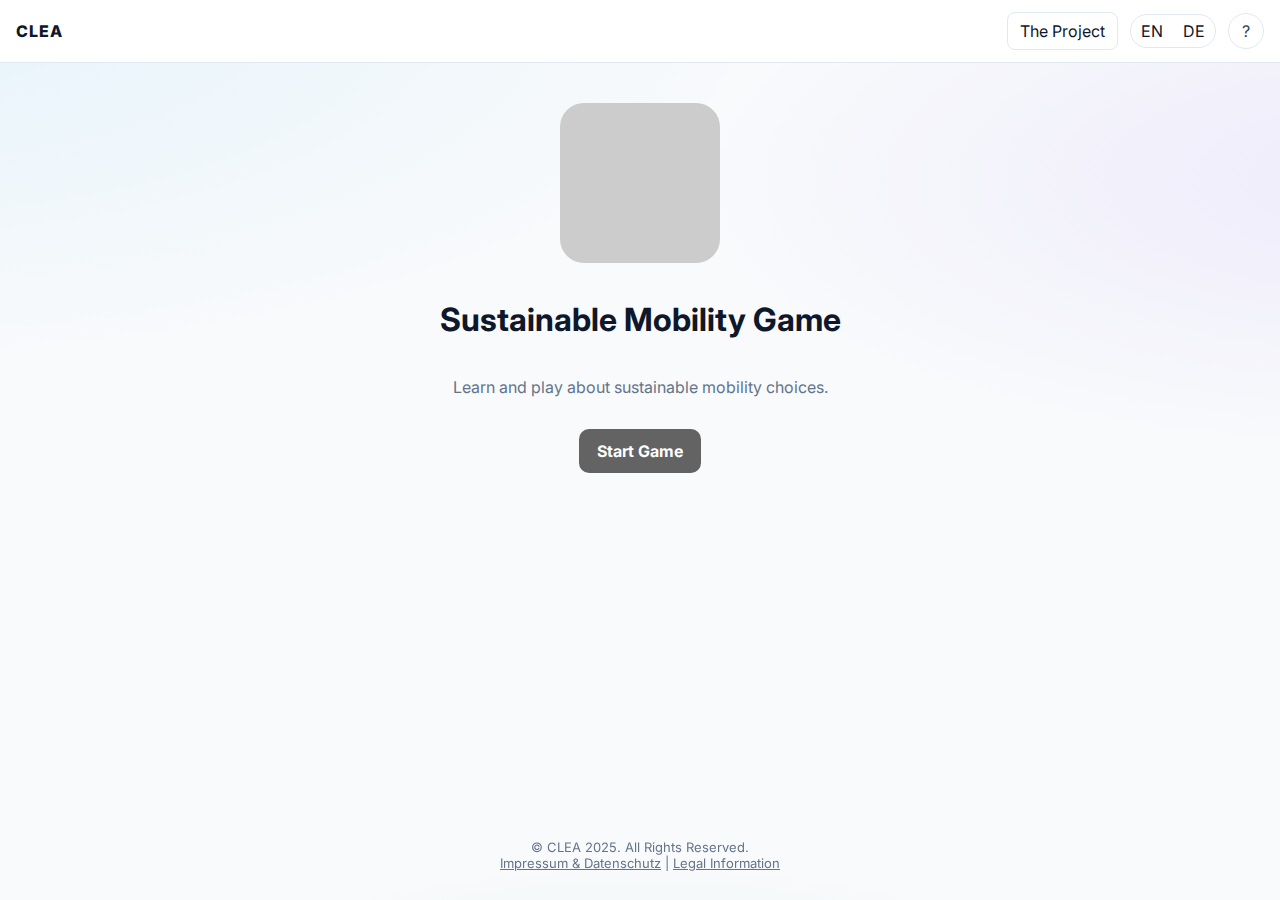
<file: index.html>
<!-- ====================================================================
     Project:  Climate Journey - Sustainable Mobility Game (CLEA - FHSTP)
     File:     index.html
     Author:   Victor-Adriel de-Jesus-Oliveira
     Created:  2025-08-10
     Purpose:  Main game interface page. Hosts interactive
               dice, score tracking, and modal dialogs.
     Structure:
       - #lang-switch: Select German or English language
       - #index-help: Links to instructions and game map/board
     Notes:
       - Uses <dialog> elements for modals (native HTML5)
       - Language text populated dynamically via data-i18n attributes
   ==================================================================== -->
<!doctype html>
<html lang="en">
  <head>
    <meta charset="utf-8" />
    <meta name="viewport" content="width=device-width, initial-scale=1" />
    <title>CLEA Game Homepage</title>
    <meta name="description" content="The CLEA companion app was created to be used with the board game Climate Journey. The board game was designed and developed by researchers at the FH St. Pölten with Austrian schools with the goal to reflect on the topic of sustainable mobility. Use the CLEA companion app to replace game materials such as dice, points, tokens, and cards." />
    <meta name="author" content="Project CLEA (Check and Leave for Environmental Action)" />
    <link rel="apple-touch-icon" sizes="180x180" href="assets/favicon/apple-touch-icon.png">
    <link rel="icon" type="image/png" sizes="32x32" href="assets/favicon/favicon-32x32.png">
    <link rel="icon" type="image/png" sizes="16x16" href="assets/favicon/favicon-16x16.png">
    <link rel="manifest" href="assets/favicon/site.webmanifest">
    <link rel="preconnect" href="https://fonts.googleapis.com">
    <link rel="preconnect" href="https://fonts.gstatic.com" crossorigin>
    <link href="https://fonts.googleapis.com/css2?family=Inter:wght@400;600;700&display=swap" rel="stylesheet">
    <link rel="stylesheet" href="css/styles.css" />
    <!-- SEO -->
    <meta name="keywords" content="CLEA game, CLEA board game, CLEA companion app, sustainable mobility game, educational mobility game, climate change board game, transport and environment game, eco-friendly transport game, school board game sustainability, mobility education Austria, environmental education game, classroom mobility activity, sustainable transport teaching tool, eco-education for kids, educational games for schools, climate action teaching resources, companion app for board game, virtual dice app, digital board game tools, online points tracker for board games, game tokens and cards app, mobile app for classroom games, sustainable transport Austria, green mobility learning, climate-friendly travel education, public transport education game, cycling and walking game activity, eco-mobility teaching tool, how to teach sustainable mobility in schools, fun classroom activities about transport and climate, educational games for climate action, learning about eco-friendly transport through play, interactive school games for sustainability">
    <meta name="robots" content="index, follow">
    <meta property="og:image" content="assets/clea_logo.png">
    <meta property="og:description" content="A companion app for the educational board game Climate Journey.">
    <meta property="og:title" content="CLEA - Educational Eco-Game">
    <meta property="og:url" content="https://fhstp.github.io/CLEA/index.html">
    <meta property="og:type" content="website">
    <meta name="google-site-verification" content="zVJZ-rwsBnacH_a1mHh0izZWz37_HC6Jq4q2kGgcuuw" />
  </head>
  <body data-page="landing">
    <!-- Cookie Consent by TermsFeed https://www.TermsFeed.com -->
    <script type="text/javascript" src="https://www.termsfeed.com/public/cookie-consent/4.1.0/cookie-consent.js" charset="UTF-8"></script>
    <script type="text/javascript" charset="UTF-8">
    document.addEventListener('DOMContentLoaded', function () {
    cookieconsent.run({"notice_banner_type":"simple","consent_type":"express","palette":"light","language":"en","page_load_consent_levels":["strictly-necessary"],"notice_banner_reject_button_hide":false,"preferences_center_close_button_hide":false,"page_refresh_confirmation_buttons":false,"website_name":"CLEA App","website_privacy_policy_url":"https://www.fhstp.ac.at/en/legal-information/legal-information?set_language=en"});
    });
    </script>

    <!-- Google Analytics -->
    <script async data-cookie-consent="tracking" src="https://www.googletagmanager.com/gtag/js?id=G-4NDRMB2TMR"></script>
    <script>
      window.dataLayer = window.dataLayer || [];
      function gtag(){dataLayer.push(arguments);}
      gtag('js', new Date());

      gtag('config', 'G-4NDRMB2TMR');
    </script>
    <!-- end of Google Analytics-->

    <noscript>Free cookie consent management tool by <a href="https://www.termsfeed.com/">TermsFeed</a></noscript>
    <!-- End Cookie Consent by TermsFeed https://www.TermsFeed.com -->
    <!-- Below is the link that users can use to open Preferences Center to change their preferences. Do not modify the ID parameter. Place it where appropriate, style it as needed. -->
    <a href="#" id="open_preferences_center">Update cookies preferences</a>

    <header class="navbar">
      <div class="nav-left">
        <div class="logo mark">CLEA</div>
      </div>
      <nav class="nav-right">
        <a class="nav-link" data-i18n-href="href.project" data-i18n="nav.project">The Project</a>
        <div id="lang-switch" class="lang-switch" role="group" aria-label="language switch">
          <button class="lang-btn" data-lang="en">EN</button>
          <button class="lang-btn" data-lang="de">DE</button>
        </div>
        <button id="index-help" class="help" aria-label="help">?</button>
      </nav>
    </header>

    <main class="landing">
      <div class="hero">
        <div class="logo placeholder" aria-hidden="true"></div>
        <h1 data-i18n="landing.title">Sustainable Mobility Game</h1>
        <p class="subtitle" data-i18n="landing.subtitle">Learn and play about sustainable mobility choices.</p>
        <a class="primary-btn" href="game.html" data-i18n="landing.cta">Start Game</a>
      </div>
    </main>

    <dialog id="modal-indexhelp" class="modal" aria-modal="true">
      <form method="dialog" class="modal-card">
        <div class="indexhelp-hero">
          <div class="sprite image" id="indexhelp-hero-image" aria-hidden="true"></div>
        </div>
        <h2 data-i18n="help.title">How to play</h2>
        <p data-i18n="indexhelp.desc">Start by reading the game instructions (a link to the game manual is provided below). Next, print the board game map and use different objects to represent the players. Finally, use the CLEA companion app to replace game materials such as dice, points, tokens, and cards. </p>
        <div class="modal-actions indexhelp">
          <a data-i18n-href="href.gamemanual" class="secondary" value="points" data-i18n="indexhelp.manuallink">Manual</a>
          <a data-i18n-href="href.gamemap" class="secondary" value="emissions" data-i18n="indexhelp.maplink">Map</a>
        </div><br/>
        <div class="modal-actions">
          <button id="indexhelp-cancel" class="primary" value="ok" data-i18n="common.dismiss">Dismiss</button>
        </div>
      </form>
    </dialog>

    <footer>
      <p>© CLEA 2025. All Rights Reserved.<br>
      <a href="https://www.fhstp.ac.at/de/impressum/impressum?set_language=de">Impressum &amp; Datenschutz</a> | <a href="https://www.fhstp.ac.at/en/legal-information/legal-information?set_language=en">Legal Information</a> </p>
    </footer>

    <script src="js/app.js"></script>
  </body>
  </html>
</file>
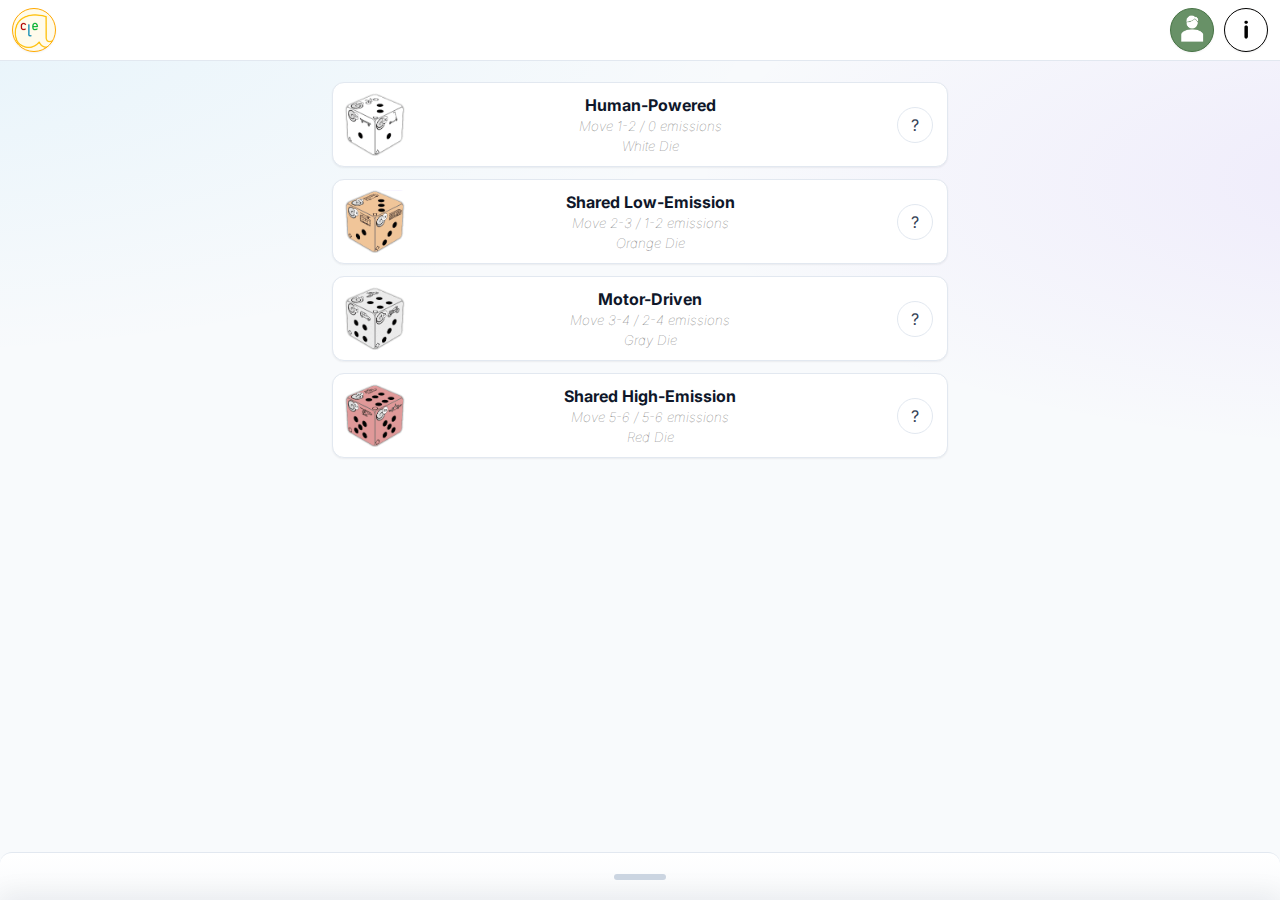
<file: game.html>
<!-- ====================================================================
     Project:  Climate Journey - Sustainable Mobility Game (CLEA - FHSTP)
     File:     game.html
     Author:   Victor-Adriel de-Jesus-Oliveira
     Created:  2025-08-10
     Purpose:  Main game interface page. Hosts interactive
               dice, score tracking, and modal dialogs.
     Structure:
       - #dice-list: Selectable dice buttons
       - #modal-dice: Animated dice roll display
       - #stats: Live points, emissions, steps, and challenges
       - #emissions-chart: Canvas chart of emissions per round
     Notes:
       - Requires app.js (main game logic) loaded after DOM ready
       - Uses <dialog> elements for modals (native HTML5)
       - Language text populated dynamically via data-i18n attributes
   ==================================================================== -->
<!doctype html>
<html lang="en">
  <head>
    <meta charset="utf-8" />
    <meta name="viewport" content="width=device-width, initial-scale=1" />
    <title>CLEA Game - Climate Journey</title>
    <meta name="description" content="The CLEA companion app was created to be used with the board game Climate Journey. The board game was designed and developed by researchers at the FH St. Pölten with Austrian schools with the goal to reflect on the topic of sustainable mobility. Use the CLEA companion app to replace game materials such as dice, points, tokens, and cards." />
    <meta name="author" content="Project CLEA (Check and Leave for Environmental Action)" />
    <link rel="apple-touch-icon" sizes="180x180" href="assets/favicon/apple-touch-icon.png">
    <link rel="icon" type="image/png" sizes="32x32" href="assets/favicon/favicon-32x32.png">
    <link rel="icon" type="image/png" sizes="16x16" href="assets/favicon/favicon-16x16.png">
    <link rel="manifest" href="assets/favicon/site.webmanifest">
    <link rel="preconnect" href="https://fonts.googleapis.com">
    <link rel="preconnect" href="https://fonts.gstatic.com" crossorigin>
    <link href="https://fonts.googleapis.com/css2?family=Inter:wght@400;600;700&display=swap" rel="stylesheet">
    <link rel="stylesheet" href="css/styles.css" />
    <!-- SEO -->
    <meta name="keywords" content="CLEA game, CLEA board game, CLEA companion app, sustainable mobility game, educational mobility game, climate change board game, transport and environment game, eco-friendly transport game, school board game sustainability, mobility education Austria, environmental education game, classroom mobility activity, sustainable transport teaching tool, eco-education for kids, educational games for schools, climate action teaching resources, companion app for board game, virtual dice app, digital board game tools, online points tracker for board games, game tokens and cards app, mobile app for classroom games, sustainable transport Austria, green mobility learning, climate-friendly travel education, public transport education game, cycling and walking game activity, eco-mobility teaching tool, how to teach sustainable mobility in schools, fun classroom activities about transport and climate, educational games for climate action, learning about eco-friendly transport through play, interactive school games for sustainability">
    <meta name="robots" content="index, follow">
    <meta property="og:image" content="assets/clea_logo.png">
    <meta property="og:description" content="A companion app for the educational board game Climate Journey.">
    <meta property="og:title" content="CLEA - Educational Eco-Game">
    <meta property="og:url" content="https://fhstp.github.io/CLEA/index.html">
    <meta property="og:type" content="website">
  </head>
  <body data-page="game">
    <!-- Cookie Consent by TermsFeed https://www.TermsFeed.com -->
    <script type="text/javascript" src="https://www.termsfeed.com/public/cookie-consent/4.1.0/cookie-consent.js" charset="UTF-8"></script>
    <script type="text/javascript" charset="UTF-8">
    document.addEventListener('DOMContentLoaded', function () {
    cookieconsent.run({"notice_banner_type":"simple","consent_type":"express","palette":"light","language":"en","page_load_consent_levels":["strictly-necessary"],"notice_banner_reject_button_hide":false,"preferences_center_close_button_hide":false,"page_refresh_confirmation_buttons":false,"website_name":"CLEA App","website_privacy_policy_url":"https://www.fhstp.ac.at/en/legal-information/legal-information?set_language=en"});
    });
    </script>

    <!-- Google Analytics -->
    <script async data-cookie-consent="tracking" src="https://www.googletagmanager.com/gtag/js?id=G-4NDRMB2TMR"></script>
    <script>
      window.dataLayer = window.dataLayer || [];
      function gtag(){dataLayer.push(arguments);}
      gtag('js', new Date());

      gtag('config', 'G-4NDRMB2TMR');
    </script>
    <!-- end of Google Analytics-->

    <noscript>Free cookie consent management tool by <a href="https://www.termsfeed.com/">TermsFeed</a></noscript>
    <!-- End Cookie Consent by TermsFeed https://www.TermsFeed.com -->
    <!-- Below is the link that users can use to open Preferences Center to change their preferences. Do not modify the ID parameter. Place it where appropriate, style it as needed. -->
    <a href="#" id="open_preferences_center">Update cookies preferences</a>
    
    <header class="topbar">
      <a href="index.html" id="btn-home" class="icon-btn left" title="Homepage" data-i18n-title="game.home" aria-label="homepage"></a>
      <div class="right">
        <button id="btn-identity" class="icon-btn" aria-label="identity cards" aria-haspopup="dialog" aria-controls="modal-identity" title="Identity" data-i18n-title="game.identity"></button>
        <button id="btn-info" class="icon-btn" aria-label="info" aria-haspopup="dialog" aria-controls="modal-info" title="Info" data-i18n-title="game.help"></button>
      </div>
    </header>

    <main class="game">
      <div id="active-identity" class="identity-pill" hidden></div>
      <section class="dice-list" id="dice-list">
        <!-- Buttons injected by JS for 4 dice -->
      </section>
    </main>

    <!-- Modals -->
    <dialog id="modal-identity" class="modal" aria-modal="true">
      <form method="dialog" class="modal-card">
        <div class="identity-hero">
          <div class="sprite image" id="identity-hero-image" aria-hidden="true"></div>
        </div>
        <h2 data-i18n="identity.title">Play with identity cards?</h2>
        <p data-i18n="identity.desc">Identity cards let you role-play (e.g., young, elderly, person with disabilities) to reflect diverse mobility needs.</p>
        <div class="modal-actions">
          <button value="dismiss" class="secondary" data-i18n="common.dismiss">Dismiss</button>
          <button value="no" class="danger" data-i18n="common.no">No</button>
          <button value="yes" class="primary" data-i18n="common.yes">Yes</button>
        </div>
      </form>
    </dialog>

    <dialog id="modal-help" class="modal" aria-modal="true">
      <form method="dialog" class="modal-card">
        <div class="help-hero">
          <div class="sprite image" id="help-hero-image" aria-hidden="true"></div>
        </div>
        <h2 data-i18n="help.title">How to play</h2>
        <p data-i18n="help.desc">Choose a die, roll it, then follow the board steps and note emissions. Use points/challenge if you land on those spaces.</p>
        <p data-i18n="help.descDie">Some dice let you move far in a single turn but produce a lot of emissions. You may choose any die, unless your identity card forbids it or a challenge card restricts your choice.</p>
        <div class="modal-actions">
          <button class="primary" value="ok" data-i18n="common.dismiss">Dismiss</button>
        </div>
      </form>
    </dialog>

    <dialog id="modal-info" class="modal" aria-modal="true">
      <form method="dialog" class="modal-card">
        <div class="info-hero">
          <div class="sprite image" id="info-hero-image" aria-hidden="true"></div>
        </div>
        <h2 data-i18n="info.title">About us</h2>
        <p data-i18n="info.desc"></p>
        <p><b>Ersteller / Creator:</b><br/> Jonathan Latour & Philipp Herzog</p>
        <p><b>Redaktion / Editors:</b><br/> Hirut Grossberger, Pamela Nolz, Susanne Binder, Victor-Adriel De-Jesus-Oliveira, Zora Heis, Ana-Klarissa Breitkopf</p>
        <p><b>Illustrationen / Illustrations:</b><br/> Ana-Klarissa Breitkopf</p>
        <p><b>Companion App:</b><br/> Victor-Adriel De-Jesus-Oliveira</p>

        <div class="modal-actions">
          <button class="secondary" value="ok" data-i18n="common.dismiss">Dismiss</button>
        </div>
      </form>
    </dialog>

    <dialog id="modal-dice" class="modal wide" aria-modal="true">
      <form method="dialog" class="modal-card dice">
        <div class="dice-hero">
          <div class="sprite image" id="dice-hero-image" aria-hidden="true"></div>
        </div>
        <p id="dice-small-text" class="small" data-i18n="dice.small">Roll to see your mobility action!</p>
        <div class="dice-roller">
          <div class="cube" id="dice-cube">
            <div class="face front"></div>
            <div class="face back"></div>
            <div class="face right"></div>
            <div class="face left"></div>
            <div class="face top"></div>
            <div class="face bottom"></div>
          </div>
        </div>
        <p class="cta" id="dice-cta" data-i18n="dice.cta" aria-live="polite"></p>
        <div class="modal-actions">
          <button id="dice-next" class="primary" value="next" data-i18n="common.next">Next</button>
        </div>
        <div class="dice-step" id="dice-step" hidden>
          <!-- Landing options after next -->
        </div>
      </form>
    </dialog>

    <dialog id="modal-landing" class="modal" aria-modal="true">
      <form method="dialog" class="modal-card">
        <h2 data-i18n="landingOptions.title">Did you land on a special field?</h2>
        <div class="landing-options">
          <button id="landing-points" value="points" class="option points" data-i18n="landingOptions.points">Points</button>
          <button id="landing-challenge" value="challenge" class="option challenge" data-i18n="landingOptions.challenge">Challenge</button>
        </div>
        <div class="modal-actions">
          <button class="secondary" value="no" data-i18n="common.no">No</button>
        </div>
      </form>
    </dialog>

    <dialog id="modal-points" class="modal" aria-modal="true">
      <form method="dialog" class="modal-card">
        <h2 data-i18n="points.title">Add points</h2>
        <label>
          <span data-i18n="points.hint">How many points?</span>
          <input id="points-input" type="number" inputmode="numeric" min="0" step="1" />
        </label>
        <div class="modal-actions">
          <button class="secondary" id="points-cancel" value="cancel" data-i18n="common.cancel">Cancel</button>
          <button class="primary" id="points-done" value="done" data-i18n="common.done">Done</button>
        </div>
      </form>
    </dialog>

    <dialog id="modal-emissions" class="modal" aria-modal="true">
      <form method="dialog" class="modal-card">
        <h2 data-i18n="emissions.title">Edit emissions</h2>
        <label>
          <span data-i18n="emissions.hint">Add or remove emissions:</span>
          <input id="emissions-input" type="number" inputmode="numeric" min="0" step="1" />
        </label>
        <div class="modal-actions">
          <button class="secondary" id="emissions-cancel" value="cancel" data-i18n="common.cancel">Cancel</button>
          <button class="primary" id="emissions-done" value="done" data-i18n="common.done">Done</button>
        </div>
      </form>
    </dialog>

    <dialog id="modal-steps" class="modal" aria-modal="true">
      <form method="dialog" class="modal-card">
        <h2 data-i18n="steps.title">Edit steps</h2>
        <label>
          <span data-i18n="steps.hint">How many steps have you moved?</span>
          <input id="steps-input" type="number" inputmode="numeric" min="0" step="1" />
        </label>
        <div class="modal-actions">
          <button class="secondary" id="steps-cancel" value="cancel" data-i18n="common.cancel">Cancel</button>
          <button class="primary" id="steps-done" value="done" data-i18n="common.done">Done</button>
        </div>
      </form>
    </dialog>

    <dialog id="modal-final" class="modal" aria-modal="true">
      <form method="dialog" class="modal-card">
        <h2 data-i18n="final.title">Final Points</h2>
        <span data-i18n="final.hint">For each 3 emissions, you lose a point.</span>
        <div class="final-options">
          <div id="final-points" class="option points">0</div>
          <div id="final-emissions" class="option emissions">0</div>
          <div id="final-final" class="option final">0</div>
        </div>
        <div class="modal-actions">
          <button class="secondary" id="final-cancel" value="cancel" data-i18n="common.dismiss">Dismiss</button>
        </div>
      </form>
    </dialog>

    <dialog id="modal-challenge" class="modal" aria-modal="true">
      <form method="dialog" class="modal-card">
        <div class="challenge-hero">
          <div class="sprite image" id="challenge-hero-image" aria-hidden="true"></div>
        </div>
        <h2 data-i18n="challenge.title">Challenge</h2>
        <p id="challenge-text">...</p>
        
        <div class="modal-actions challenge">
          <button id="challenge-points" class="secondary" value="points" data-i18n="stats.points">Points</button>
          <button id="challenge-emissions" class="secondary" value="emissions" data-i18n="stats.emissions">Emissions</button>
          <button id="challenge-steps" class="secondary" value="steps" data-i18n="stats.steps">Steps</button>
        </div>
        <div class="modal-actions">
          <button id="challenge-done" class="primary" value="done" data-i18n="common.done">Done</button>
        </div>
      </form>
    </dialog>

    <!-- Bottom sheet -->
    <section id="bottom-sheet" class="sheet" aria-label="Stats panel" aria-expanded="false">
      <div class="handle" id="sheet-handle" tabindex="0" role="button" aria-grabbed="false" aria-label="Expand bottom sheet"></div>
      <div class="sheet-content">
        <div class="stats">
          <button id="stat-points" class="stat">
            <div class="label" data-i18n="stats.points">Points</div>
            <div class="value" id="stat-points-value">0</div>
          </button>
          <div id="stat-challenges" class="stat">
            <div class="label" data-i18n="stats.challenges">Challenges</div>
            <div class="value" id="stat-challenges-value">0</div>
          </div>
          <button id="stat-emissions" class="stat">
            <div class="label" data-i18n="stats.emissions">Emissions</div>
            <div class="value" id="stat-emissions-value">0</div>
          </button>
          <button id="stat-steps" class="stat">
            <div class="label" data-i18n="stats.steps">Steps</div>
            <div class="value" id="stat-steps-value">0</div>
          </button>
        </div>
        <canvas id="emissions-chart" height="160"></canvas>
        <div class="sheet-footer">
          <div>
            <button id="btn-reset" class="danger" data-i18n="stats.reset">Reset</button>
            <button id="btn-download" class="secondary" aria-label="download game data">📥</button>
          </div>          
          <button id="btn-final" class="primary" data-i18n="stats.final">Final Points</button>
        </div>
      </div>
    </section>

    <script src="js/app.js"></script>
  </body>
  </html>
</file>
<file: css/styles.css>
/* ====================================================================
   Project:  Climate Journey - Sustainable Mobility Game (CLEA - FHSTP)
   File:     styles.css
   Author:   Victor-Adriel de-Jesus-Oliveira
   Created:  2025-08-10
   Purpose:  Core styling for the companion web app.
   Scope:    Global layout, typography, dice animations,
             modal windows, and responsive adjustments.
   ==================================================================== */

:root{
  --bg:#f8fafc; /* slate-50 */
  --surface:#ffffff;
  --text:#0f172a; /* slate-900 */
  --muted:#64748b; /* slate-500 */
  --primary:#636363; --primary-600:#0284c7; --danger:#a90000;
  --border:#e2e8f0; /* slate-200 */
  --border-strong:#cbd5e1; /* slate-300 */
  --dice-a:#ffffff; --dice-b:#f0c599; --dice-c:#ebebeb; --dice-d:#e09999;
  --dice-size: 96px;
}
*{box-sizing:border-box}
html,body{height:100%}
body{margin:0;font-family:Inter,system-ui,-apple-system,Segoe UI,Roboto,Helvetica,Arial,sans-serif;background:var(--bg);color:var(--text)}
a{color:inherit;text-decoration:none}
button{font:inherit}
h2{font-size:larger}
p{margin-top:0px}
dialog{min-height:fit-content}

/* Navbar / Landing */
.navbar{display:flex;justify-content:space-between;align-items:center;padding:12px 16px;background:var(--surface);position:fixed;top:0;left:0;right:0;z-index:10;border-bottom:1px solid var(--border)}
.nav-left{display:flex;gap:8px;align-items:center}
.nav-right{display:flex;gap:12px;align-items:center}
.nav-link{padding:8px 12px;border-radius:8px;background:transparent;border:1px solid var(--border)}
.lang-switch{display:flex;border:1px solid var(--border);border-radius:999px;overflow:hidden}
.lang-btn{padding:6px 10px;background:transparent;border:0;color:var(--text)}
.lang-btn:hover{background:#f1f5f9}
.logo.mark{font-weight:800;letter-spacing:1px}
.landing{display:grid;place-items:center;padding:48px 16px}
.hero{display:flex;flex-direction:column;align-items:center;gap:16px;text-align:center;max-width:640px}
.logo.placeholder{margin-top: 35px;width:160px;height:160px;border-radius:24px;background-image:url('../assets/spritethumb.png');background-position: 0px -1920px; background-repeat:no-repeat;background-size:160px;background-color: #CCC}
.primary-btn{display:inline-block;padding:12px 18px;background:var(--primary);color:#ffffff;border-radius:10px;font-weight:700}
.subtitle{color:var(--muted)}

/* Game topbar */
.topbar{position:fixed;top:0;left:0;right:0;display:flex;align-items:center;justify-content:space-between;padding:8px 12px;background:var(--surface);z-index:20;border-bottom:1px solid var(--border)}
.icon-btn{width:44px;height:44px;border-radius:999px;background:#ffffff;color:var(--text);display:grid;place-items:center;box-shadow:0 1px 2px rgba(16,24,40,.06)}
.topbar .right{display:flex;}
.topbar .right .icon-btn{display:flex;margin-left: 10px}
.icon-btn .icon{font-size:18px}
.identity-pill{margin:8px 12px;max-width:calc(100% - 24px);padding:6px 10px;border-radius:8px;border:1px solid var(--border);background:#3c6238;color:#ffffff;text-wrap:auto;text-overflow:ellipsis;box-shadow:0 1px 2px rgba(16,24,40,.06);font-size:small;}
#btn-identity{background:rgba(255,200,0,.08);background-image:url('../assets/spritethumb.png');background-position: -1px -45px; background-repeat:no-repeat;background-size:44px;border:1px solid #457244}
#btn-info{background:rgba(255,200,0,.08);background-image:url('../assets/spritethumb.png');background-position: -1px -441px; background-repeat:no-repeat;background-size:44px;border:1px solid #000000;}
#btn-home{background:rgba(255,200,0,.08);background-image:url('../assets/spritethumb.png');background-position: -1px -352px; background-repeat:no-repeat;background-size:44px;border:1px solid #ffa900;}

/* Game main */
.game{margin-top: 50px;}

/* Dice list */
.dice-list{display:flex;flex-direction:column;gap:12px;padding:12px}
.dice-btn{display:grid;grid-template-columns:64px 1fr 44px;gap:12px;align-items:center;width:100%;padding:10px;border-radius:12px;border:1px solid var(--border);background:#ffffff;box-shadow:0 1px 2px rgba(16,24,40,.06)}
.dice-btn .thumb{width:64px;height:63px;border-radius:8px;background-image:url('../assets/spritethumb.png');background-repeat:no-repeat;background-size:100% auto}
.dice-btn .name{font-weight:700;color:var(--text)}
.dice-btn .name span{font-weight: 100;font-style: italic;color: #666;font-size: smaller;}
.dice-btn .help, .nav-right .help{width:36px;height:36px;border-radius:999px;border:1px solid var(--border);background:#ffffff;color:#334155}

/* Modals */
.modal{border:0;border-radius:16px;padding:0;background:transparent;color:inherit;width:300px;}
.modal::backdrop{background:rgba(0,0,0,.6)}
.modal-card{background:#ffffff;border:1px solid var(--border);border-radius:16px;padding:16px;display:flex;flex-direction:column;gap:12px;color:var(--text)}
.modal-card .modal-actions{display:flex;gap:10px;justify-content:flex-end;margin-top:4px}
.modal-card .modal-actions.indexhelp{display:contents;font-size: small;}
.modal-card .modal-actions.two{justify-content:space-between}
.modal-card .primary{background:var(--primary);border:0;color:#ffffff;padding:10px 14px;border-radius:10px;font-weight:700}
.modal-card .secondary{background:#ffffff;border:1px solid var(--border);color:#0f172a;padding:10px 14px;border-radius:10px}
.modal-card .danger{background:var(--danger);border:0;color:#fff;padding:10px 14px;border-radius:10px}
.small{color:var(--muted)}
.modal-card p#dice-small-text{min-height:4em;font-size:smaller;font-style:italic;text-align:center;}
.modal label{text-align: center}
.modal-actions.challenge{display:block;}
.modal-actions.challenge button{font-size:small;}
#points-input{width: 80%;padding: 15px 20px;background: rgba(255, 200, 0, .08);border: 2px solid #ffb100;border-radius: 50px;margin: 10px 10%;color: #ff6c00;text-align: center;font-size: 3rem;}
#points-input:focus{outline: 2px solid #ffb100}
#emissions-input{width: 80%;padding: 15px 20px;background: rgba(119, 119, 119, .08);border: 2px solid #333333;border-radius: 50px;margin: 10px 10%;color: #333333;text-align: center;font-size: 3rem;}
#emissions-input:focus{outline: 2px solid #333333}
#steps-input{width: 80%;padding: 15px 20px;background: rgba(243,255,245,.8);border: 2px solid #775b29;border-radius: 50px;margin: 10px 10%;color: #775b29;text-align: center;font-size: 3rem;}
#steps-input:focus{outline: 2px solid #775b29}
.identity-hero .image{width:100%;height:85px;background:#f1f5f9;background-image:url('../assets/spriteheaders.png');background-position: 0px -1512px;background-size:cover;border-radius:12px}
.help-hero .image{width:100%;height:85px;background:#f1f5f9;background-image:url('../assets/spriteheaders.png');background-position: 0px -1245px;background-size:cover;border-radius:12px}
.challenge-hero .image{width:100%;height:85px;background:#f1f5f9;background-image:url('../assets/spriteheaders.png');background-position: 0px -1422px;background-size:cover;border-radius:12px}
.info-hero .image{width:100%;height:85px;background:#f1f5f9;background-image:url('../assets/spriteheaders.png');background-position: 0px -1330px;background-size:cover;border-radius:12px}
.indexhelp-hero .image{width:100%;height:85px;background:#f1f5f9;background-image:url('../assets/spriteheaders.png');background-position: 0px -1156px;background-size:cover;border-radius:12px}
#modal-info p,#modal-help p{font-size: small;margin:0px;}

/* Dice 3D */
.dice-hero .image{width:100%;height:85px;background:#f1f5f9;background-image:url('../assets/spriteheaders.png');background-size:cover;border-radius:12px}
.dice-roller{perspective:800px;display:grid;place-items:center;height:180px}
.cube{width:var(--dice-size);height:var(--dice-size);position:relative;transform-style:preserve-3d;transition:transform 1s cubic-bezier(.2,.7,.3,1)}
.face{position:absolute;width:100%;height:100%;background:#ffffff;border:1px solid #666666;border-radius:0px;background-image:url('../assets/spritedice.png');background-repeat:no-repeat;background-size:100% auto;background-origin:border-box}
.face.front{transform:translateZ(48px)}
.face.back{transform:rotateY(180deg) translateZ(48px)}
.face.right{transform:rotateY(90deg) translateZ(48px)}
.face.left{transform:rotateY(-90deg) translateZ(48px)}
.face.top{transform:rotateX(90deg) translateZ(48px)}
.face.bottom{transform:rotateX(-90deg) translateZ(48px)}
.cta{text-align:center;color:var(--muted)}

/* Landing options */
.landing-options, .final-options{display:contents;grid-template-columns:1fr 1fr;gap:12px;margin-top:8px}
.landing-options .option, .final-options .option{padding:16px;border-radius:12px;border:1px solid var(--border);background:#ffffff}
.option.points{background:rgba(255,200,0,.08);background-image:url('../assets/spritethumb.png');background-position: right -270px; background-repeat:no-repeat;background-size:54px}
.option.challenge{background:rgba(124,58,237,.08);background-image:url('../assets/spritethumb.png');background-position: right -108px;background-repeat:no-repeat;background-size:54px}
.option.emissions{background:rgba(119,119,119,.08);background-image:url('../assets/spritethumb.png');background-position: right -216px;background-repeat:no-repeat;background-size:54px}
.option.final{background:rgba(255,255,255,.08);background-image:url('../assets/spritethumb.png');background-position: right -432px;background-repeat:no-repeat;background-size:54px;font-weight: 800;border:none;}

/* Bottom sheet */
.sheet{position:fixed;left:0;right:0;bottom:0;transform:translateY(calc(100% - 48px));transition:transform .3s ease;z-index:30}
.sheet[aria-expanded="true"]{transform:translateY(0)}
.handle{height:48px;background:linear-gradient(180deg,#ffffff,#f8fafc);border-top-left-radius:12px;border-top-right-radius:12px;display:grid;place-items:center;border-top:1px solid var(--border)}
.handle::after{content:"";width:52px;height:6px;border-radius:999px;background:#cbd5e1}
.sheet-content{background:var(--surface);border-top:1px solid var(--border);padding:12px 12px 16px 12px;box-shadow:0 -8px 24px rgba(16,24,40,.06)}
.stats{display:grid;grid-template-columns:1fr 1fr;gap:10px;margin-bottom:8px}
.stat{display:flex;flex-direction:column;align-items:flex-start;gap:2px;border:1px solid var(--border);border-radius:12px;padding:10px;background:#f8fafc;color:var(--text)}
.stat .label{font-size:12px;color:#313131}
.stat .value{font-size:24px;font-weight:800}
.sheet-content #emissions-chart{width:100%;height:180px;display:block}
.sheet-footer{display:flex;justify-content:space-between;margin-top:10px}
.sheet-footer .danger{background:var(--danger);border:0;color:#fff;padding:10px 14px;border-radius:10px}
.sheet-footer .secondary{background:#ffffff;border:1px solid var(--border);color:#0f172a;padding:10px 14px;border-radius:10px}
.sheet-footer .primary{background:var(--primary);border:0px;color:#ffffff;padding:10px 14px;border-radius:10px;}
#stat-points{background:rgba(255,200,0,.08);background-image:url('../assets/spritethumb.png');background-position: right -340px; background-repeat:no-repeat;background-size:68px}
#stat-challenges{background:rgba(124,58,237,.08);background-image:url('../assets/spritethumb.png');background-position: right -476px;background-repeat:no-repeat;background-size:68px}
#stat-emissions{background:rgba(119,119,119,.08);background-image:url('../assets/spritethumb.png');background-position: right -272px;background-repeat:no-repeat;background-size:68px}
#stat-steps{background:rgba(243,255,245,.8);background-image:url('../assets/spritethumb.png');background-position: right -748px;background-repeat:no-repeat;background-size:68px}

/* Footer */
footer{position:fixed;left:0;right:0;bottom:0;font-size:small;color:var(--muted);text-align: center; margin-bottom: 1rem }
footer a{text-decoration: underline;}

/* Utilities */
.hidden{display:none !important}

@media (min-width:768px){
  .dice-list{max-width:640px;margin:0 auto}
}

/* Fun background on game page */
body{
  background-image:
    radial-gradient(1000px 400px at -10% 0%, rgba(14,165,233,0.08), transparent 90%),
    radial-gradient(800px 300px at 110% 20%, rgba(124,58,237,0.08), transparent 90%),
    radial-gradient(600px 240px at 50% 120%, rgba(22,163,74,0.08), transparent 90%);
}
</file>
